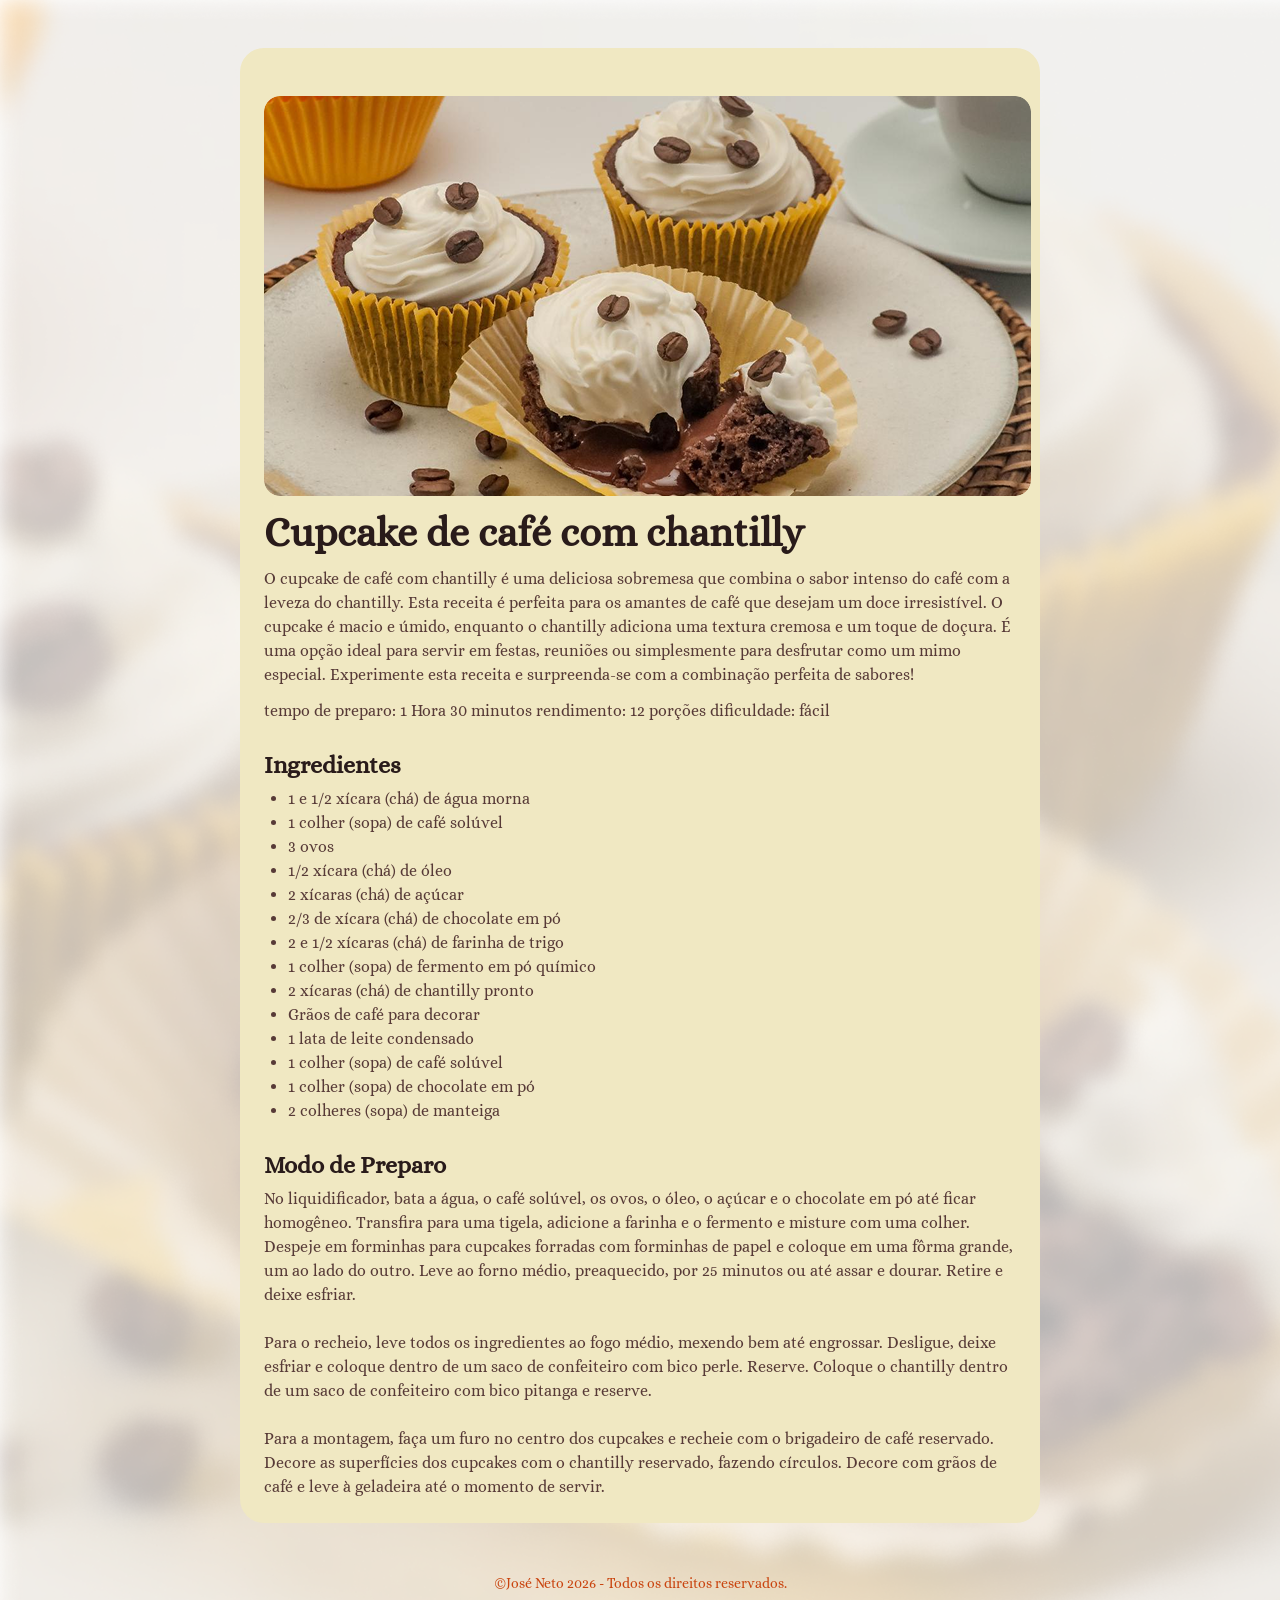
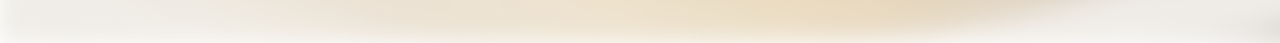
<file: pagReceita/index.html>
<!DOCTYPE html>
<html lang="pt-BR">
<head>
  <link rel="preconnect" href="https://fonts.googleapis.com">
  <link rel="preconnect" href="https://fonts.gstatic.com" crossorigin>
  <meta charset="UTF-8">
  <meta name="viewport" content="width=device-width, initial-scale=1.0">
  <link rel="stylesheet" href="style.css">
  <link href="https://fonts.googleapis.com/css2?family=Alice&display=swap" rel="stylesheet">
  <title>Página de Receita</title>
  
</head>
<body>
  <div id="page">
    <main>
      <img src="/pagReceita/assests/main-image.png" alt="Imagem principal da receita">
      <section id="about">
        <h1>Cupcake de café com chantilly</h1>
        <p>
          O cupcake de café com chantilly é uma deliciosa sobremesa que combina o sabor intenso do café com a leveza do chantilly. Esta receita é perfeita para os amantes de café que desejam um doce irresistível. O cupcake é macio e úmido, enquanto o chantilly adiciona uma textura cremosa e um toque de doçura. É uma opção ideal para servir em festas, reuniões ou simplesmente para desfrutar como um mimo especial. Experimente esta receita e surpreenda-se com a combinação perfeita de sabores!
        </p>
        <p>
          tempo de preparo: 1 Hora 30 minutos
          rendimento: 12 porções
          dificuldade: fácil
        </p>
      </section>
      <section id="ingredients">
        <h2>Ingredientes</h2>
        <ul>
         <li>1 e 1/2 xícara (chá) de água morna</li>
          <li>1 colher (sopa) de café solúvel</li>
          <li>3 ovos</li>
          <li>1/2 xícara (chá) de óleo</li>
          <li>2 xícaras (chá) de açúcar</li>
          <li>2/3 de xícara (chá) de chocolate em pó</li>
          <li>2 e 1/2 xícaras (chá) de farinha de trigo</li>
          <li>1 colher (sopa) de fermento em pó químico</li>
          <li>2 xícaras (chá) de chantilly pronto</li>
          <li>Grãos de café para decorar</li>
          <li>1 lata de leite condensado</li>
          <li>1 colher (sopa) de café solúvel</li>
          <li>1 colher (sopa) de chocolate em pó</li>
          <li>2 colheres (sopa) de manteiga</li>
        </ul>
      </section>
      <section id="preparation">
        <h2>Modo de Preparo</h2>
          <p>
              No liquidificador, bata a água, o café solúvel, os ovos, o óleo, o açúcar e o chocolate em pó até ficar homogêneo. Transfira para uma tigela, adicione a farinha e o fermento e misture com uma colher. Despeje em forminhas para cupcakes forradas com forminhas de papel e coloque em uma fôrma grande, um ao lado do outro. Leve ao forno médio, preaquecido, por 25 minutos ou até assar e dourar. Retire e deixe esfriar. <br><br>
              Para o recheio, leve todos os ingredientes ao fogo médio, mexendo bem até engrossar. Desligue, deixe esfriar e coloque dentro de um saco de confeiteiro com bico perle. Reserve. Coloque o chantilly dentro de um saco de confeiteiro com bico pitanga e reserve. 
              <br><br>
              Para a montagem, faça um furo no centro dos cupcakes e recheie com o brigadeiro de café reservado. Decore as superfícies dos cupcakes com o chantilly reservado, fazendo círculos. Decore com grãos de café e leve à geladeira até o momento de servir.
          </p>
      </section>
    </main>
  </div>
  <footer>
      <p>©José Neto 2026 - Todos os direitos reservados.</p>
    </footer>
  
</body>
</html>
</file>
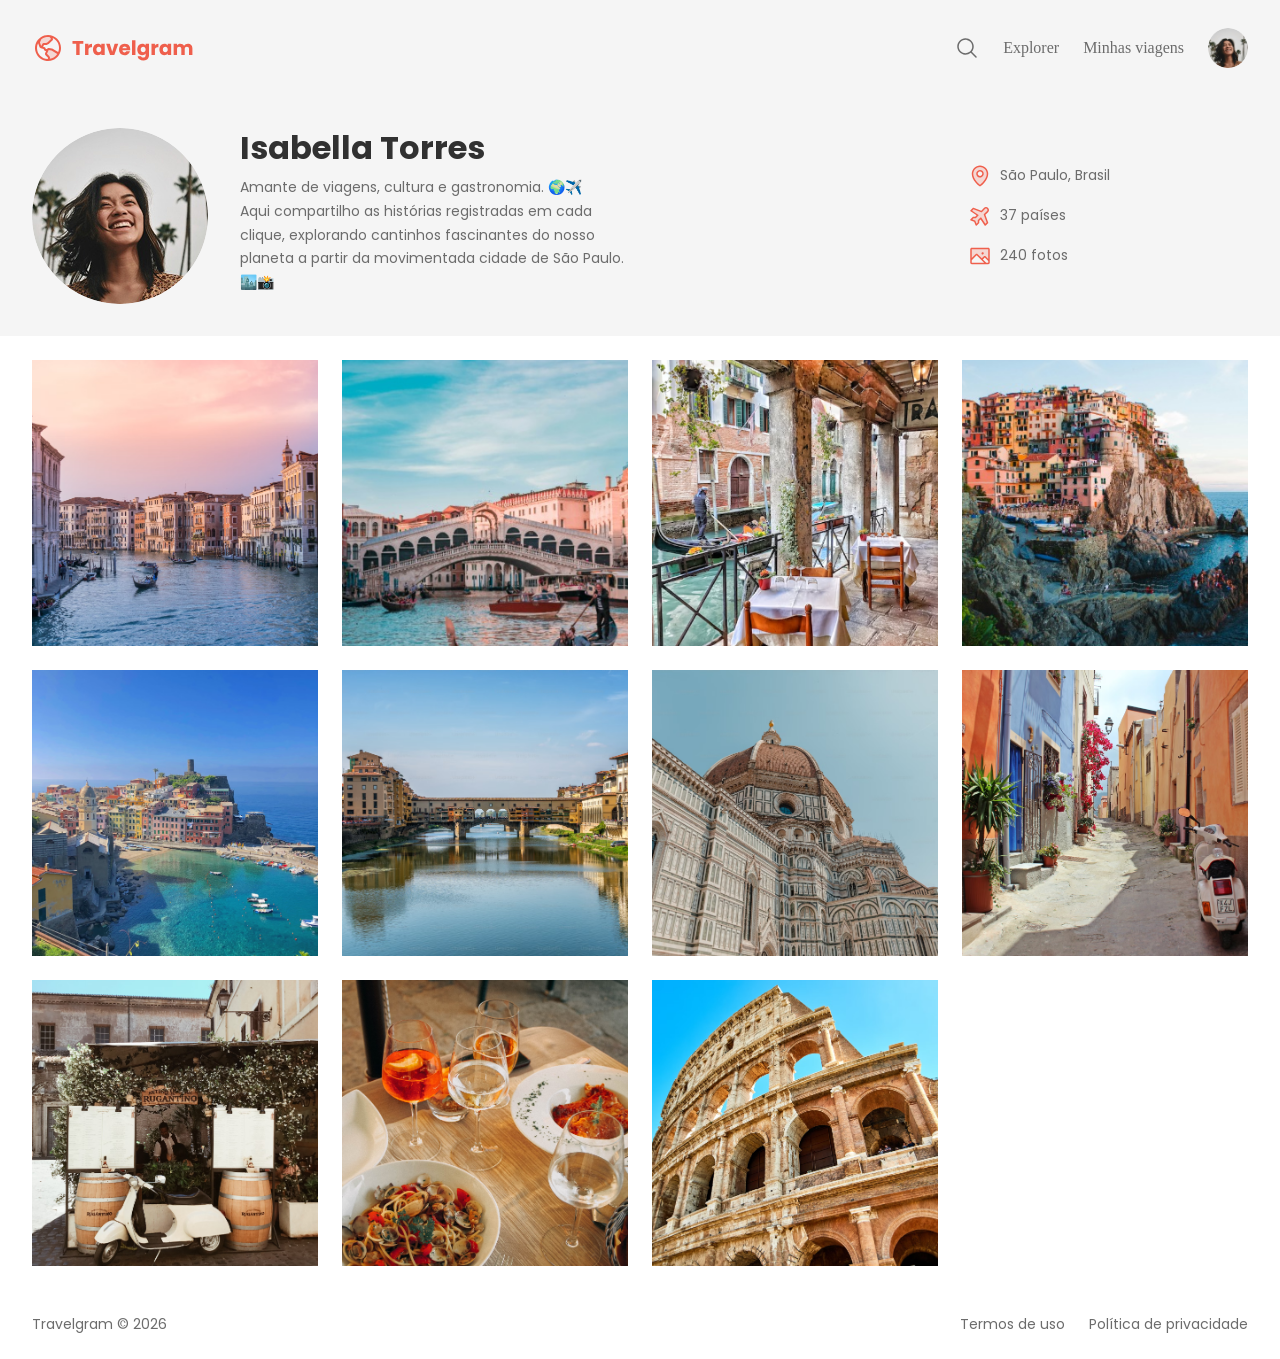
<file: perfilViagem/index.html>
<!DOCTYPE html>
<html lang="pt-BR">
<head>

  <link rel="preconnect" href="https://fonts.googleapis.com">
  <link rel="preconnect" href="https://fonts.gstatic.com" crossorigin>
  

  <meta charset="UTF-8">
  <meta name="viewport" content="width=device-width, initial-scale=1.0">
  <title>Travelgram | Perfil de viagens</title>
  <link rel="stylesheet" href="styles/index.css">

  <link href="https://fonts.googleapis.com/css2?family=Alice&family=Poppins:ital,wght@0,100;0,200;0,300;0,400;0,500;0,600;0,700;0,800;0,900;1,100;1,200;1,300;1,400;1,500;1,600;1,700;1,800;1,900&display=swap" rel="stylesheet">
</head>
<body>
  <div class="bg-surface-color">
    <nav class="container">
      <a href="#" id="logo">
        <img src="assets/Logo.svg" alt="Logo do Travelgram">
      </a>
      <ul id="primary-menu">
        <li>
          <a href="#">
            <img src="assets/icons/MagnifyingGlass.svg" alt="ícone de lupa">
          </a>
        </li>
        <li><a href="#">Explorer</a></li>
        <li><a href="#">Minhas viagens</a></li>
        <li><a href="#">
          <img src="assets/images/Profile pic.png" alt="Imagem de isabella Torres">
        </a></li>
      </ul>
    </nav>
  
    <header>
      <div class="container">
        <div id="profile">
          <img src="assets/images/Profile pic.png" alt="Imagem de isabella Torres">
          <div>
            <h1>Isabella Torres</h1>
            <p>
              Amante de viagens, cultura e gastronomia. 🌍✈️<br>
              Aqui compartilho as histórias registradas em cada clique, explorando cantinhos fascinantes do nosso planeta a partir da movimentada cidade de São Paulo. 🏙️📸
            </p>
            </div>
          
          </div>
          <ul id="info">
            <li>
              <img src="assets/icons/MapPin.svg" alt="Icone de localização">
              <span>São Paulo, Brasil</span>
            </li>
            <li>
              <img src="assets/icons/AirplaneTilt.svg" alt="Icone de avião ">
              <span>37 países</span>
            </li>
            <li>
              <img src="assets/icons/Image.svg" alt="Icone de imagem">
              <span>240 fotos</span>
            </li>
          </ul>
        </div>
      </header>
  </div> 
  <main class="container">
    <img src="assets/images/Image 02.png" alt="...">
    <img src="assets/images/Image 03.png" alt="...">
    <img src="assets/images/Image 04.png" alt="...">
    <img src="assets/images/Image 05.png" alt="...">
    <img src="assets/images/Image 06.png" alt="...">
    <img src="assets/images/Image 07.png" alt="...">
    <img src="assets/images/Image 08.png" alt="...">
    <img src="assets/images/Image 09.png" alt="...">
    <img src="assets/images/Image 10.png" alt="...">
    <img src="assets/images/Image 11.png" alt="...">
    <img src="assets/images/Image 12.png" alt="...">
  </main>
  <footer class="container">
    <span>
      Travelgram &copy; 2026
    </span>
    <span>
      Termos de uso
    </span>
    <span>
      Política de privacidade
    </span>
  </footer>
</body>
</html>
</file>
<file: pagReceita/style.css>
/* Base styles for the document */
*{
  margin: 0;
  padding: 0;
}


:root {
  font-family: 'Alice', serif;
  line-height: 150%;
  color: #573a37;
}

body {
  background-image: url(assests/bg-image.png);
  background-size: cover;
}

#page {
  box-sizing: border-box;
  width: 800px;
  padding: 24px;
  background-color: #f0e8c2;
  border-radius: 24px;
  margin: 48px auto;
}

img {
  border-radius: 16px;
}

main {
  margin-top: 24px;
}

section + section {
  margin-top: 24px;
}

#about p + p {
  margin-top: 12px;
}

h1 {
  line-height: 120%;
  font-size: 40px;
  
}

h2 {
  font-size: 24px;
}

h1, h2 {
  color: #291b1a;
  margin-bottom: 4px;
  line-height: 150%;
}

ul {
  padding-left: 24px;
}

footer {
  padding-bottom: 48px;
  text-align: center;
  font-size: 14px;
  color: #c9440f;
}
</file>
<file: perfilViagem/styles/index.css>
@import url(global.css);
@import url(nav.css);
@import url(header.css);
@import url(main.css);
@import url(footer.css);
</file>
